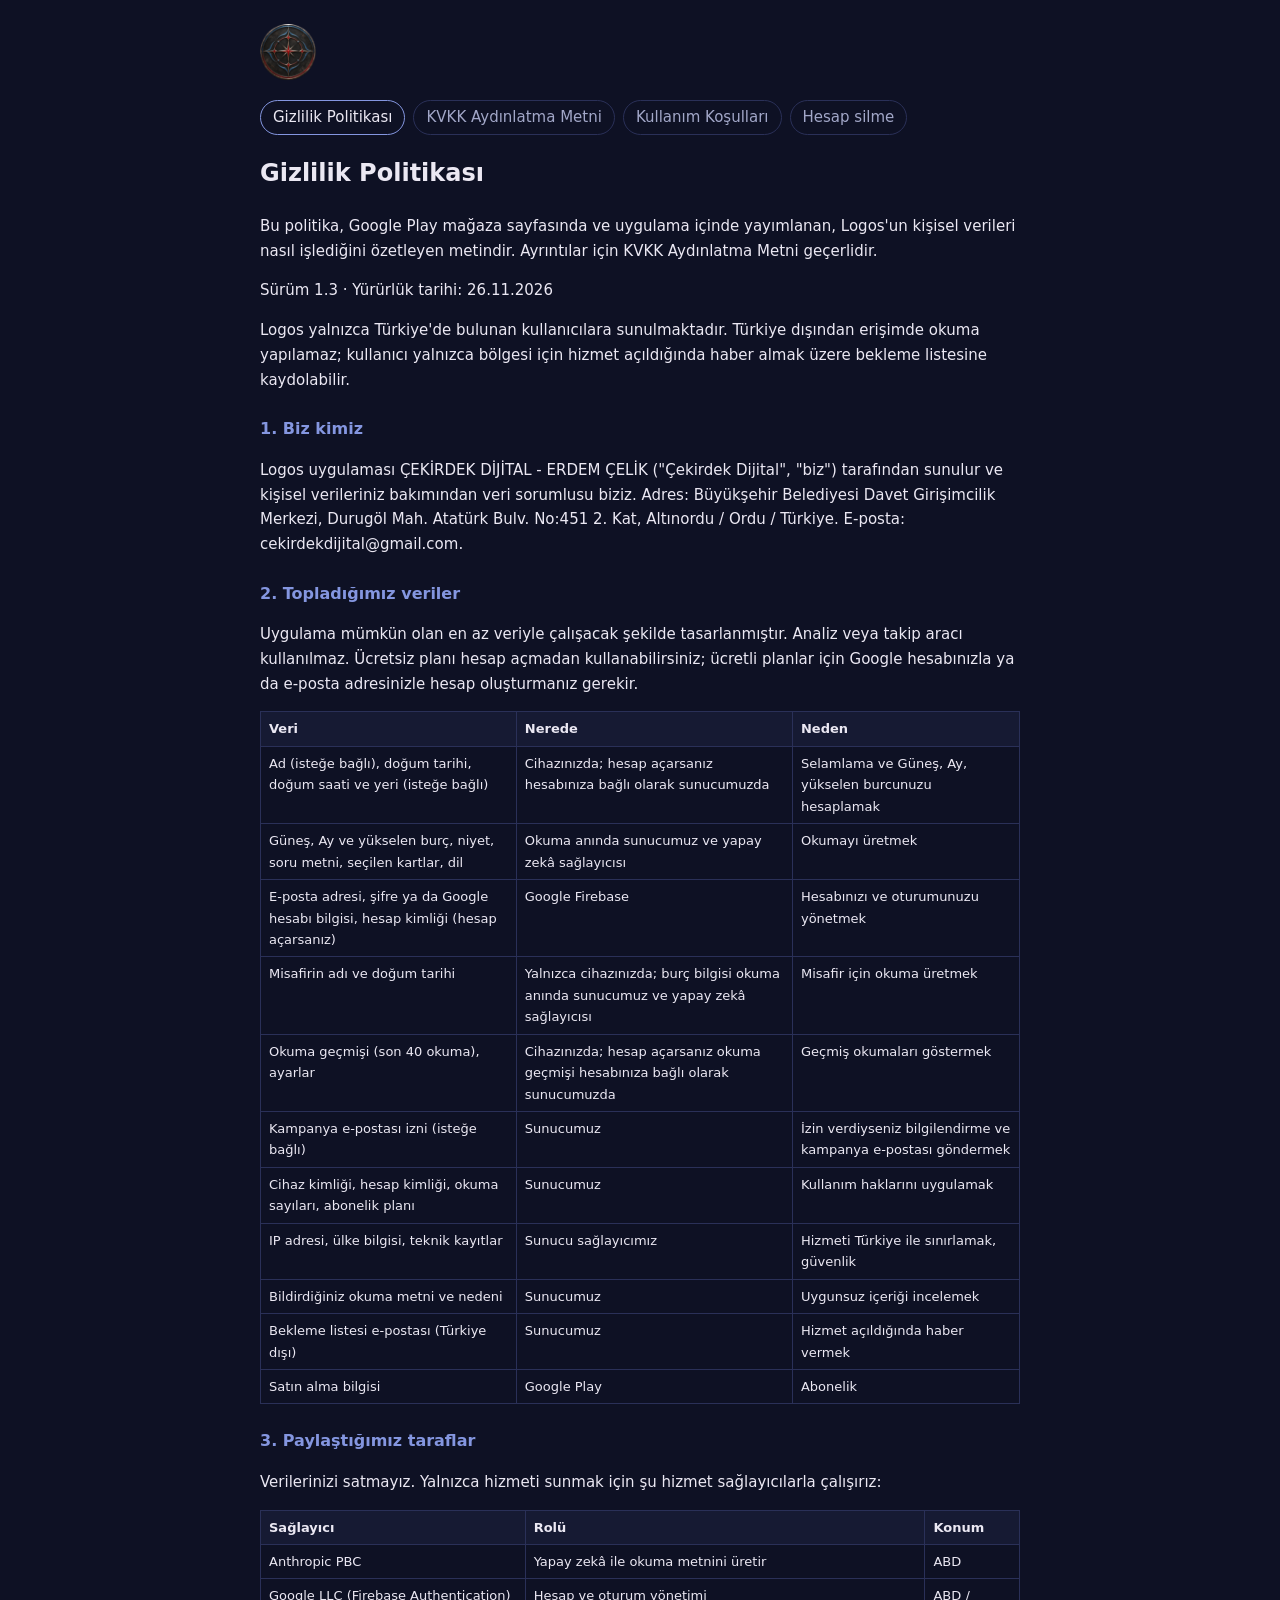
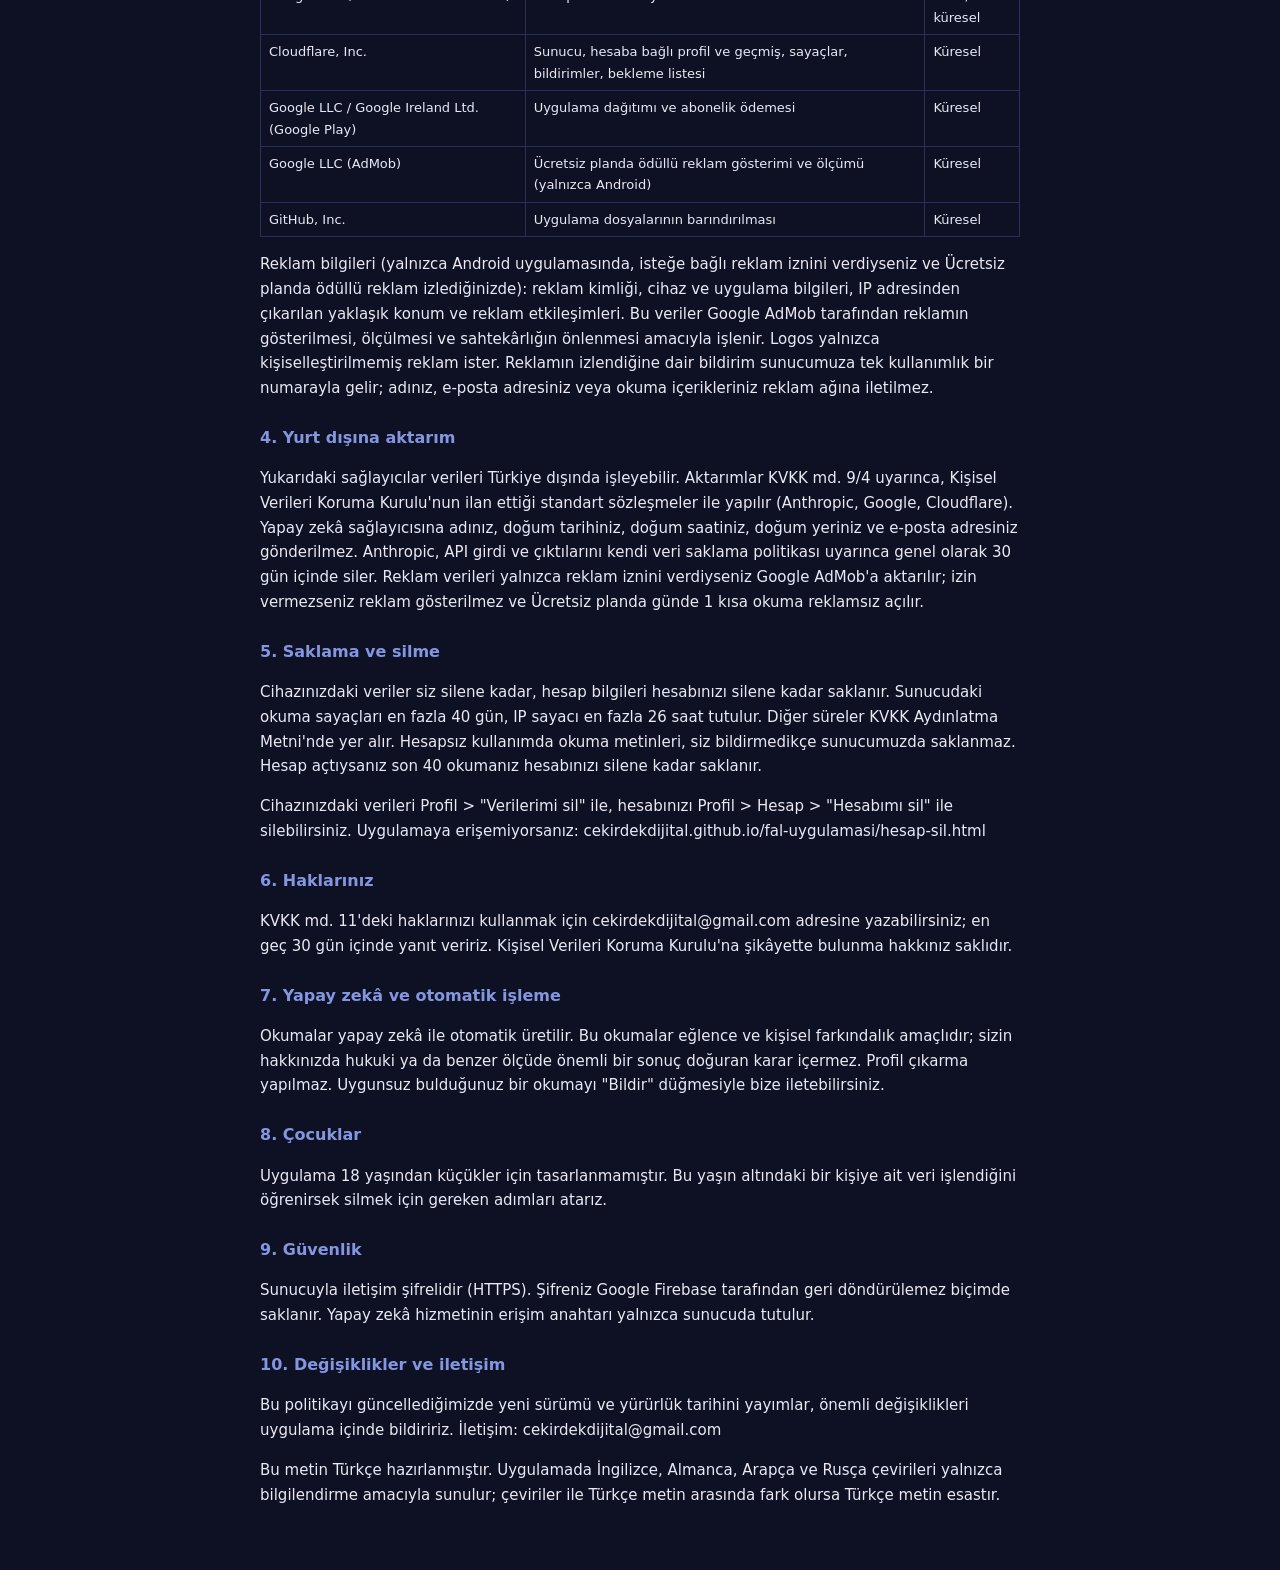
<file: gizlilik.html>
<!doctype html>
<html lang="tr"><head><meta charset="utf-8"><meta name="viewport" content="width=device-width,initial-scale=1">
<title>Logos · Gizlilik Politikası</title>
<link rel="icon" href="assets/icons/icon-192.png">
<style>
:root{--bg:#0e1124;--panel:#161a33;--ink:#ebe8f3;--muted:#a2a7c8;--line:#2a3058;--blue:#8496e0;color-scheme:dark}
body{margin:0;background:var(--bg);color:var(--ink);font:15px/1.65 system-ui,-apple-system,"Segoe UI",sans-serif;padding:24px max(16px,env(safe-area-inset-left)) 48px}
main{max-width:760px;margin:0 auto}h1{font-size:24px}h3{color:var(--blue);margin:24px 0 6px;font-size:16px}
table{border-collapse:collapse;width:100%;font-size:13px}td,th{border:1px solid var(--line);padding:6px 8px;text-align:start;vertical-align:top}th{background:var(--panel)}
nav{display:flex;gap:8px;flex-wrap:wrap;margin:12px 0}nav a{color:var(--muted);border:1px solid var(--line);border-radius:999px;padding:4px 12px;text-decoration:none}nav a[aria-current]{color:var(--ink);border-color:var(--blue)}
.doldur{background:#d65a4f33;border-radius:3px;padding:0 3px}a{color:var(--blue)}
</style></head><body><main>
<img src="assets/ui/logo.webp" alt="" width="56" height="56">
<nav><a href="#gizlilik">Gizlilik Politikası</a><a href="#aydinlatma">KVKK Aydınlatma Metni</a><a href="#kosullar">Kullanım Koşulları</a><a href="hesap-sil.html">Hesap silme</a></nav>
<article id="m"><p>Yükleniyor…</p></article>
</main>
<script>
let H={};const goster=()=>{const k=(location.hash.slice(1)||"gizlilik");const b=H[k]||H.gizlilik;if(!b)return;document.getElementById("m").innerHTML=`<h1>${b.baslik}</h1>${b.html}`;document.title="Logos · "+b.baslik;document.querySelectorAll("nav a[href^='#']").forEach(a=>a.toggleAttribute("aria-current",a.getAttribute("href")==="#"+k));};
fetch("data/hukuk/tr.json").then(r=>r.json()).then(j=>{H=j;goster();}).catch(()=>{document.getElementById("m").innerHTML="<p>Metin yüklenemedi. İletişim: cekirdekdijital@gmail.com</p>";});
addEventListener("hashchange",goster);
</script></body></html>
</file>
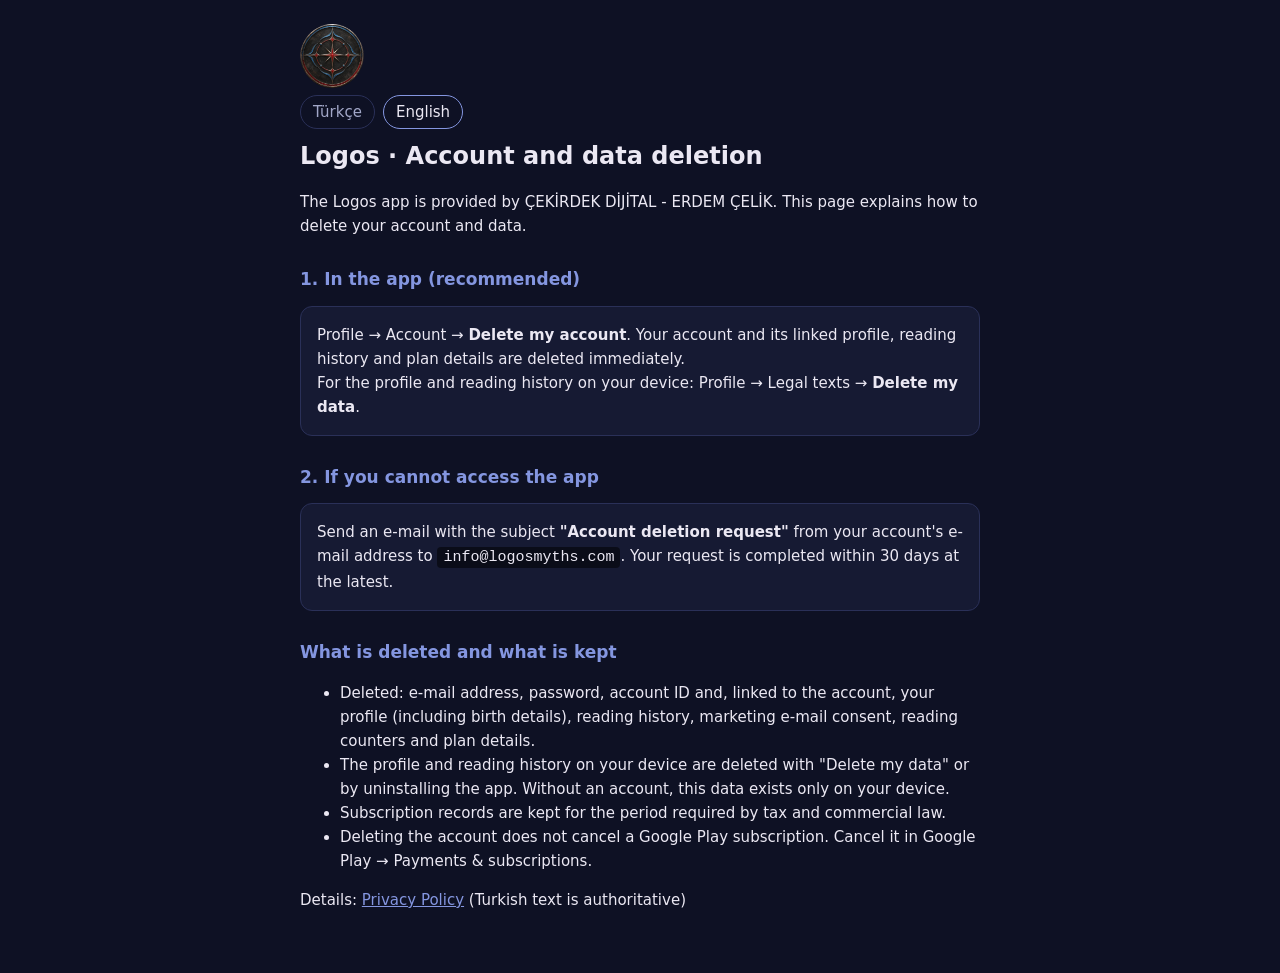
<file: hesap-sil.html>
<!doctype html>
<html lang="tr"><head><meta charset="utf-8"><meta name="viewport" content="width=device-width,initial-scale=1">
<title>Logos · Hesap ve veri silme</title>
<link rel="icon" href="assets/icons/icon-192.png">
<style>
:root{--bg:#0e1124;--panel:#161a33;--ink:#ebe8f3;--muted:#a2a7c8;--line:#2a3058;--blue:#8496e0;color-scheme:dark}
body{margin:0;background:var(--bg);color:var(--ink);font:15px/1.6 system-ui,-apple-system,"Segoe UI",sans-serif;padding:24px max(16px,env(safe-area-inset-left)) 48px}
main{max-width:680px;margin:0 auto}h1{font-size:24px;margin:8px 0}h2{font-size:17px;color:var(--blue);margin:28px 0 8px}
.k{background:var(--panel);border:1px solid var(--line);border-radius:12px;padding:16px;margin:12px 0}code{background:#0008;padding:2px 6px;border-radius:4px}
.dil{display:flex;gap:8px}.dil button{font:inherit;background:none;border:1px solid var(--line);color:var(--muted);border-radius:999px;padding:4px 12px;cursor:pointer}.dil button[aria-pressed=true]{color:var(--ink);border-color:var(--blue)}
[hidden]{display:none!important}a{color:var(--blue)}
</style></head><body><main>
<img src="assets/ui/logo.webp" alt="" width="64" height="64">
<div class="dil"><button type="button" data-l="tr" aria-pressed="true">Türkçe</button><button type="button" data-l="en" aria-pressed="false">English</button></div>

<section lang="tr" data-l="tr">
<h1>Logos · Hesap ve veri silme</h1>
<p>Logos uygulaması ÇEKİRDEK DİJİTAL - ERDEM ÇELİK tarafından sunulur. Bu sayfa hesabınızı ve verilerinizi nasıl silebileceğinizi açıklar.</p>
<h2>1. Uygulama içinden (önerilen)</h2>
<div class="k">Profil → Hesap → <b>Hesabımı sil</b>. Hesabınız, hesaba bağlı profiliniz, okuma geçmişiniz ve plan bilgileri hemen silinir.<br>Cihazdaki profil ve okuma geçmişi için: Profil → Hukuki metinler → <b>Verilerimi sil</b>.</div>
<h2>2. Uygulamaya erişemiyorsanız</h2>
<div class="k">Hesabınıza kayıtlı e-posta adresinden <code>info@logosmyths.com</code> adresine <b>"Hesap silme talebi"</b> konulu bir e-posta gönderin. Talebiniz en geç 30 gün içinde sonuçlandırılır ve size bilgi verilir.</div>
<h2>Silinen ve saklanan veriler</h2>
<ul>
<li>Silinir: e-posta adresi, şifre, hesap kimliği, hesaba bağlı profil (doğum bilgileri dahil), okuma geçmişi, kampanya e-postası izni, okuma sayaçları ve plan bilgisi.</li>
<li>Cihazınızdaki profil ve okuma geçmişi "Verilerimi sil" ile ya da uygulamayı kaldırarak silinir. Hesapsız kullanımda bu veriler yalnızca cihazınızdadır.</li>
<li>Abonelik kaydı, vergi ve ticaret mevzuatının öngördüğü süre boyunca saklanır.</li>
<li>Hesabı silmek Google Play aboneliğini iptal etmez. Aboneliği Google Play → Ödemeler ve abonelikler bölümünden iptal edin.</li>
</ul>
<p>Ayrıntılar: <a href="gizlilik.html">Gizlilik Politikası</a></p>
</section>

<section lang="en" data-l="en" hidden>
<h1>Logos · Account and data deletion</h1>
<p>The Logos app is provided by ÇEKİRDEK DİJİTAL - ERDEM ÇELİK. This page explains how to delete your account and data.</p>
<h2>1. In the app (recommended)</h2>
<div class="k">Profile → Account → <b>Delete my account</b>. Your account and its linked profile, reading history and plan details are deleted immediately.<br>For the profile and reading history on your device: Profile → Legal texts → <b>Delete my data</b>.</div>
<h2>2. If you cannot access the app</h2>
<div class="k">Send an e-mail with the subject <b>"Account deletion request"</b> from your account's e-mail address to <code>info@logosmyths.com</code>. Your request is completed within 30 days at the latest.</div>
<h2>What is deleted and what is kept</h2>
<ul>
<li>Deleted: e-mail address, password, account ID and, linked to the account, your profile (including birth details), reading history, marketing e-mail consent, reading counters and plan details.</li>
<li>The profile and reading history on your device are deleted with "Delete my data" or by uninstalling the app. Without an account, this data exists only on your device.</li>
<li>Subscription records are kept for the period required by tax and commercial law.</li>
<li>Deleting the account does not cancel a Google Play subscription. Cancel it in Google Play → Payments &amp; subscriptions.</li>
</ul>
<p>Details: <a href="gizlilik.html">Privacy Policy</a> (Turkish text is authoritative)</p>
</section>
</main>
<script>
document.querySelectorAll(".dil button").forEach(b=>b.onclick=()=>{document.querySelectorAll(".dil button").forEach(x=>x.setAttribute("aria-pressed",x===b));document.querySelectorAll("section[data-l]").forEach(s=>s.hidden=s.dataset.l!==b.dataset.l);document.documentElement.lang=b.dataset.l;});
if((navigator.language||"").slice(0,2)!=="tr")document.querySelector('.dil button[data-l=en]').click();
</script></body></html>
</file>
